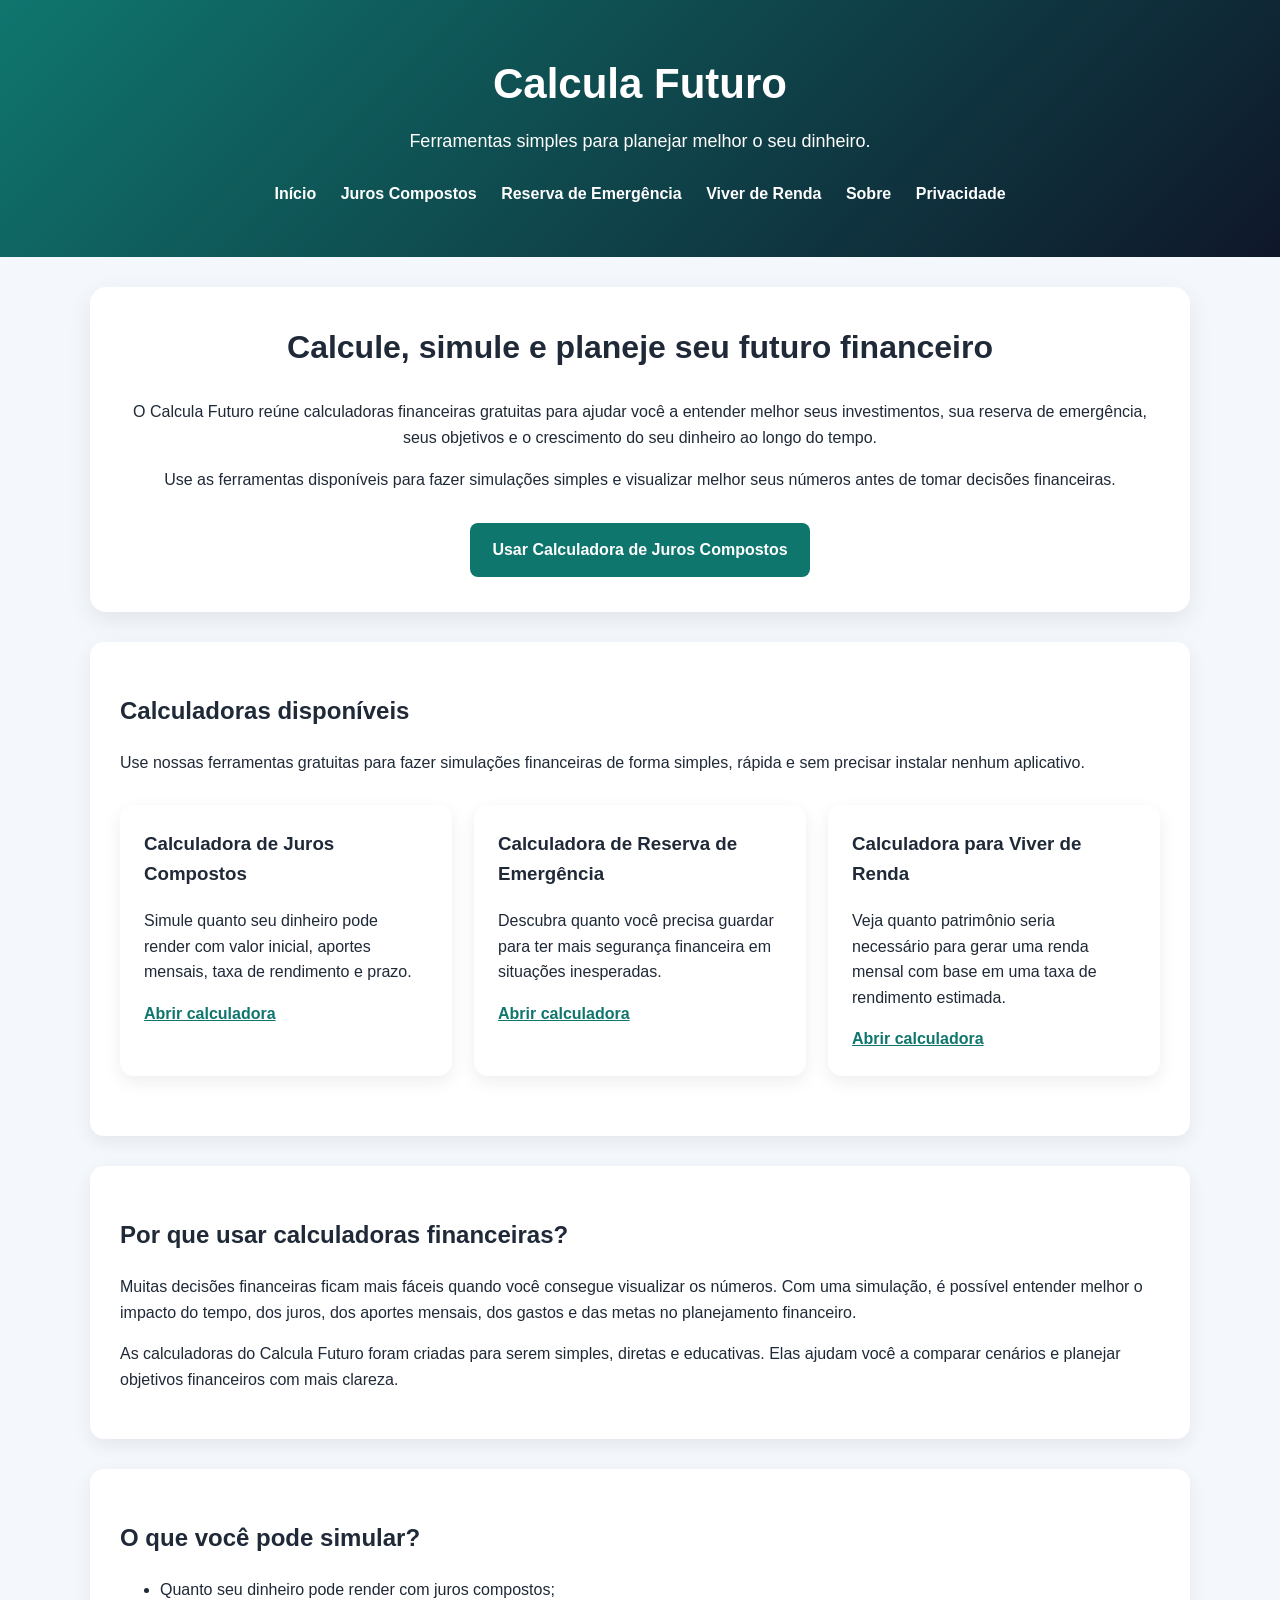
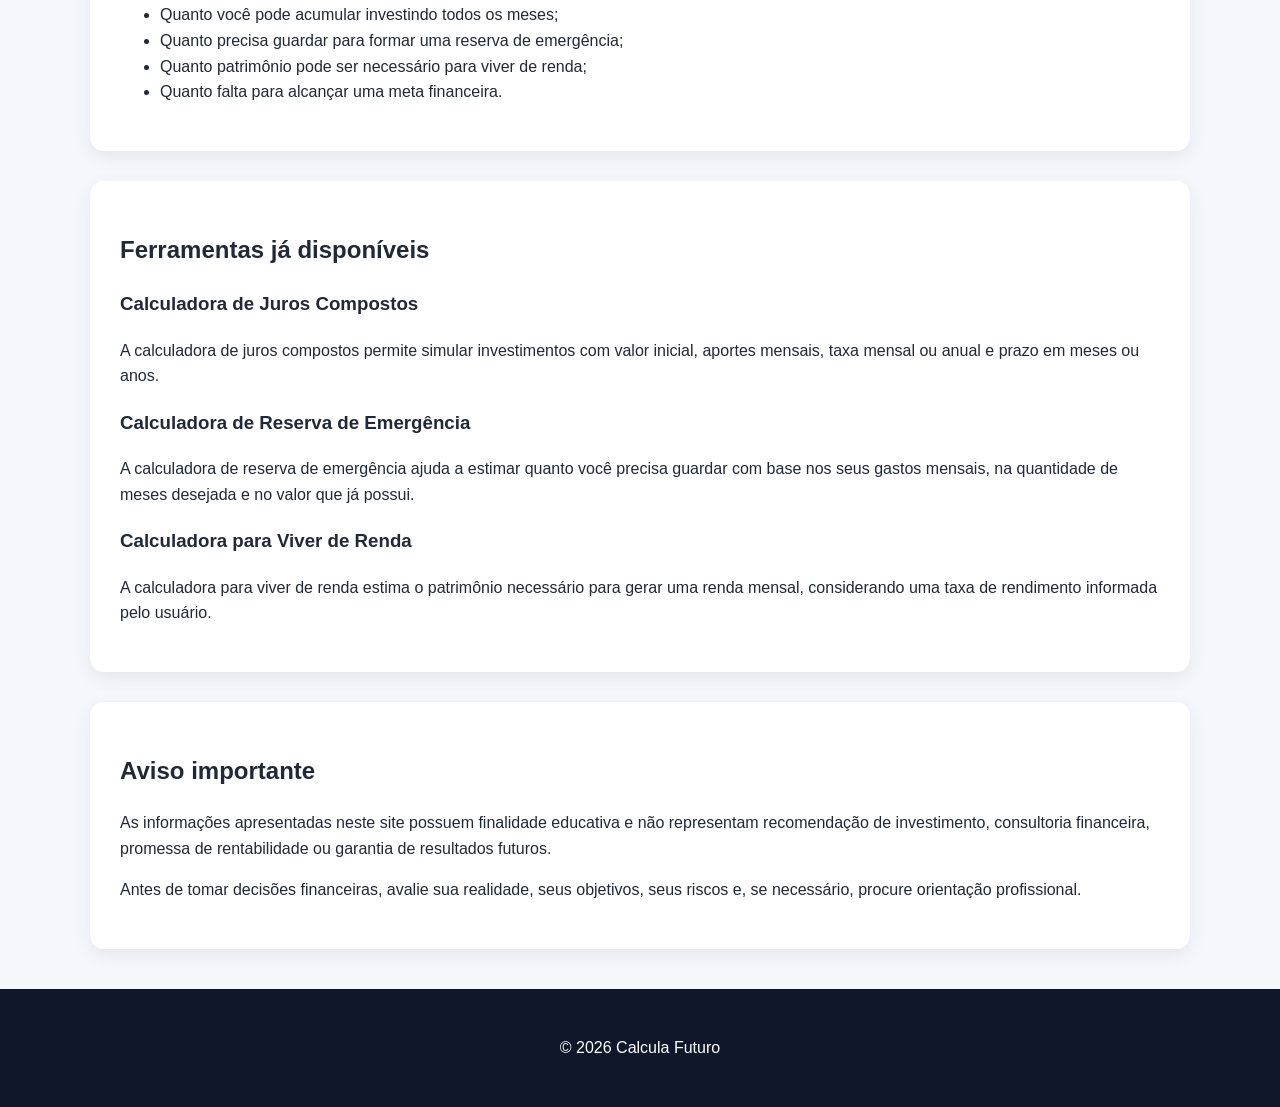
<file: index.html>
<!DOCTYPE html>
<html lang="pt-BR">
<head>
  <meta charset="UTF-8">
  <meta name="viewport" content="width=device-width, initial-scale=1.0">

  <title>Calcula Futuro - Calculadoras Financeiras Gratuitas</title>

  <meta name="description" content="Calculadoras financeiras gratuitas para simular juros compostos, reserva de emergência, viver de renda, investimentos e planejamento financeiro pessoal.">

  <link rel="stylesheet" href="style.css">
</head>
<body>

  <header class="topo">
    <div class="container">
      <h1>Calcula Futuro</h1>
      <p>Ferramentas simples para planejar melhor o seu dinheiro.</p>

      <nav class="menu">
        <a href="index.html">Início</a>
        <a href="juros-compostos.html">Juros Compostos</a>
        <a href="reserva-emergencia.html">Reserva de Emergência</a>
        <a href="viver-de-renda.html">Viver de Renda</a>
        <a href="sobre.html">Sobre</a>
        <a href="privacidade.html">Privacidade</a>
      </nav>
    </div>
  </header>

  <main class="container">

    <section class="hero">
      <h2>Calcule, simule e planeje seu futuro financeiro</h2>

      <p>
        O Calcula Futuro reúne calculadoras financeiras gratuitas para ajudar você a entender
        melhor seus investimentos, sua reserva de emergência, seus objetivos e o crescimento
        do seu dinheiro ao longo do tempo.
      </p>

      <p>
        Use as ferramentas disponíveis para fazer simulações simples e visualizar melhor
        seus números antes de tomar decisões financeiras.
      </p>

      <a class="botao" href="juros-compostos.html">Usar Calculadora de Juros Compostos</a>
    </section>

    <section class="conteudo">
      <h2>Calculadoras disponíveis</h2>

      <p>
        Use nossas ferramentas gratuitas para fazer simulações financeiras de forma simples,
        rápida e sem precisar instalar nenhum aplicativo.
      </p>

      <div class="cards">

        <div class="card">
          <h3>Calculadora de Juros Compostos</h3>
          <p>
            Simule quanto seu dinheiro pode render com valor inicial, aportes mensais,
            taxa de rendimento e prazo.
          </p>
          <a href="juros-compostos.html">Abrir calculadora</a>
        </div>

        <div class="card">
          <h3>Calculadora de Reserva de Emergência</h3>
          <p>
            Descubra quanto você precisa guardar para ter mais segurança financeira
            em situações inesperadas.
          </p>
          <a href="reserva-emergencia.html">Abrir calculadora</a>
        </div>

        <div class="card">
          <h3>Calculadora para Viver de Renda</h3>
          <p>
            Veja quanto patrimônio seria necessário para gerar uma renda mensal
            com base em uma taxa de rendimento estimada.
          </p>
          <a href="viver-de-renda.html">Abrir calculadora</a>
        </div>

      </div>
    </section>

    <section class="conteudo">
      <h2>Por que usar calculadoras financeiras?</h2>

      <p>
        Muitas decisões financeiras ficam mais fáceis quando você consegue visualizar os números.
        Com uma simulação, é possível entender melhor o impacto do tempo, dos juros, dos aportes
        mensais, dos gastos e das metas no planejamento financeiro.
      </p>

      <p>
        As calculadoras do Calcula Futuro foram criadas para serem simples, diretas e educativas.
        Elas ajudam você a comparar cenários e planejar objetivos financeiros com mais clareza.
      </p>
    </section>

    <section class="conteudo">
      <h2>O que você pode simular?</h2>

      <ul>
        <li>Quanto seu dinheiro pode render com juros compostos;</li>
        <li>Quanto você pode acumular investindo todos os meses;</li>
        <li>Quanto precisa guardar para formar uma reserva de emergência;</li>
        <li>Quanto patrimônio pode ser necessário para viver de renda;</li>
        <li>Quanto falta para alcançar uma meta financeira.</li>
      </ul>
    </section>

    <section class="conteudo">
      <h2>Ferramentas já disponíveis</h2>

      <h3>Calculadora de Juros Compostos</h3>
      <p>
        A calculadora de juros compostos permite simular investimentos com valor inicial,
        aportes mensais, taxa mensal ou anual e prazo em meses ou anos.
      </p>

      <h3>Calculadora de Reserva de Emergência</h3>
      <p>
        A calculadora de reserva de emergência ajuda a estimar quanto você precisa guardar
        com base nos seus gastos mensais, na quantidade de meses desejada e no valor que já possui.
      </p>

      <h3>Calculadora para Viver de Renda</h3>
      <p>
        A calculadora para viver de renda estima o patrimônio necessário para gerar uma renda mensal,
        considerando uma taxa de rendimento informada pelo usuário.
      </p>
    </section>

    <section class="conteudo">
      <h2>Aviso importante</h2>

      <p>
        As informações apresentadas neste site possuem finalidade educativa e não representam
        recomendação de investimento, consultoria financeira, promessa de rentabilidade ou garantia
        de resultados futuros.
      </p>

      <p>
        Antes de tomar decisões financeiras, avalie sua realidade, seus objetivos, seus riscos e,
        se necessário, procure orientação profissional.
      </p>
    </section>

  </main>

  <footer class="rodape">
    <div class="container">
      <p>© 2026 Calcula Futuro</p>
    </div>
  </footer>

</body>
</html>
</file>
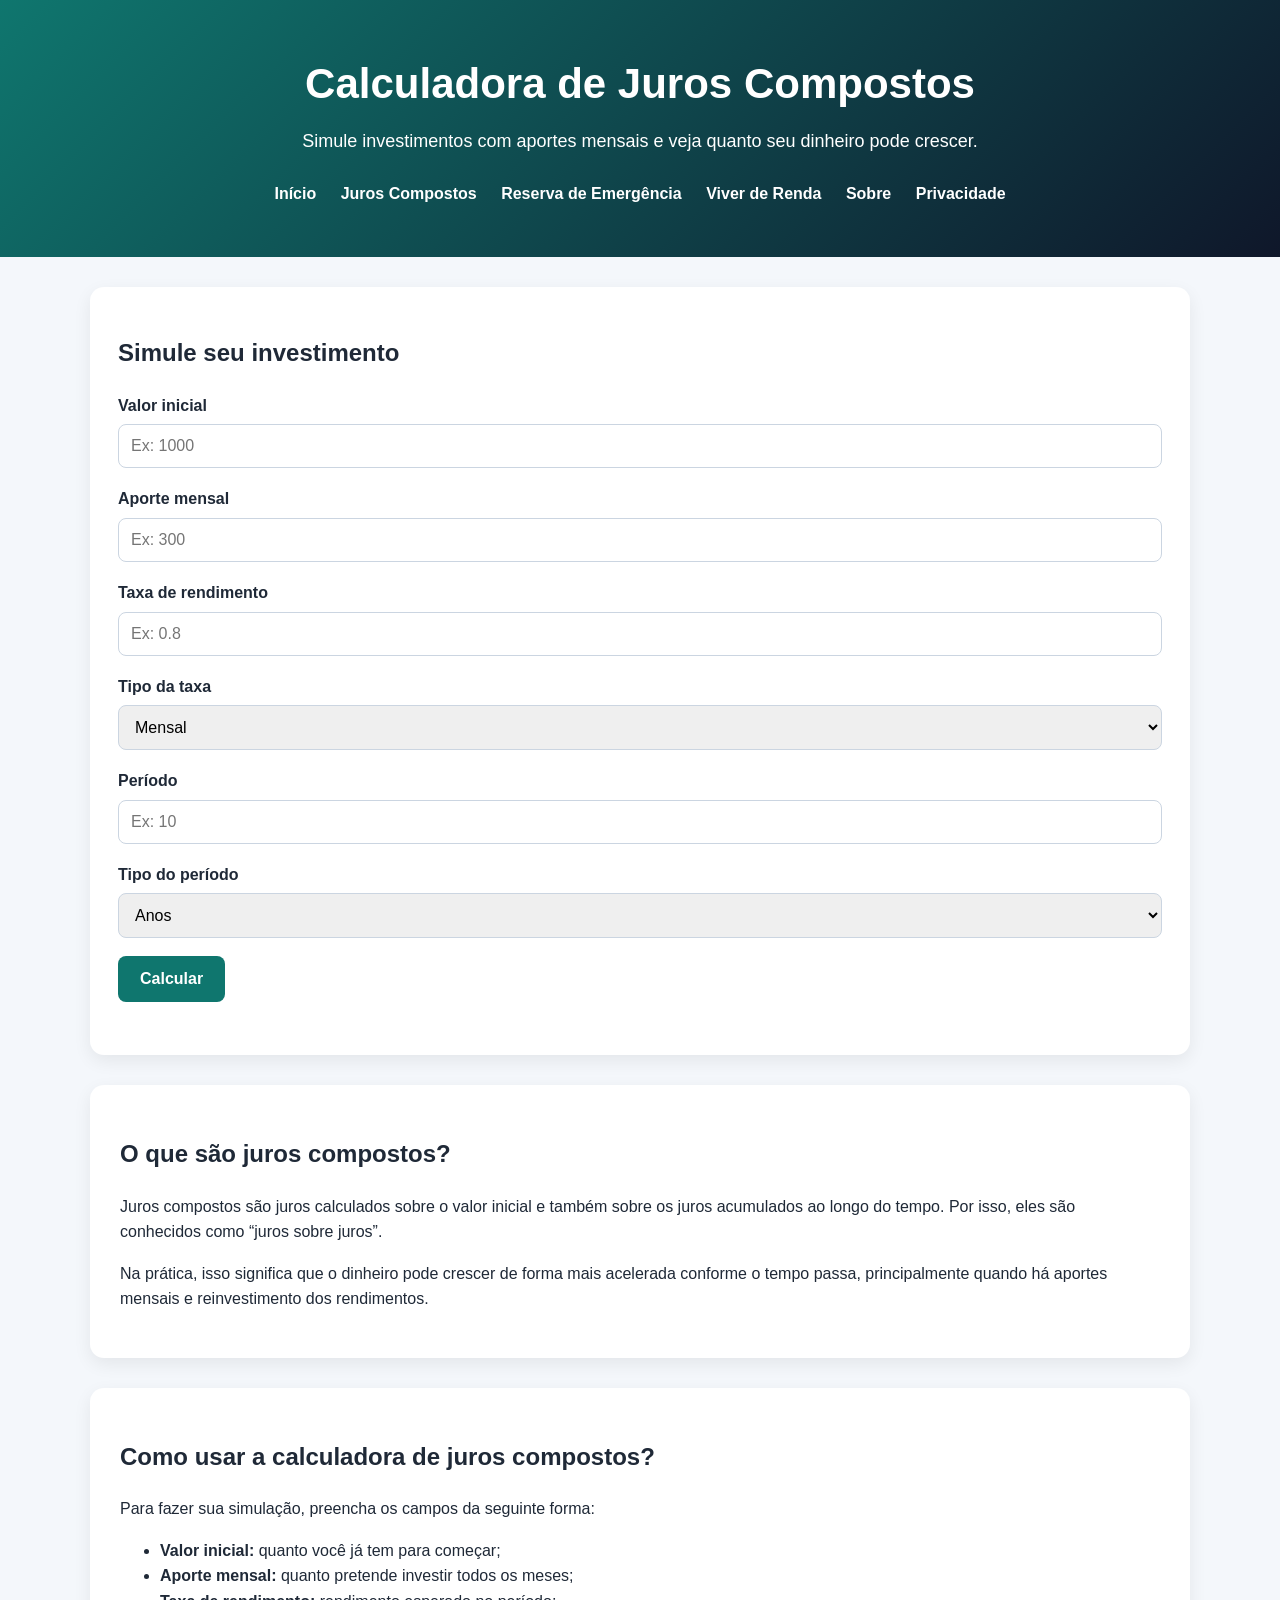
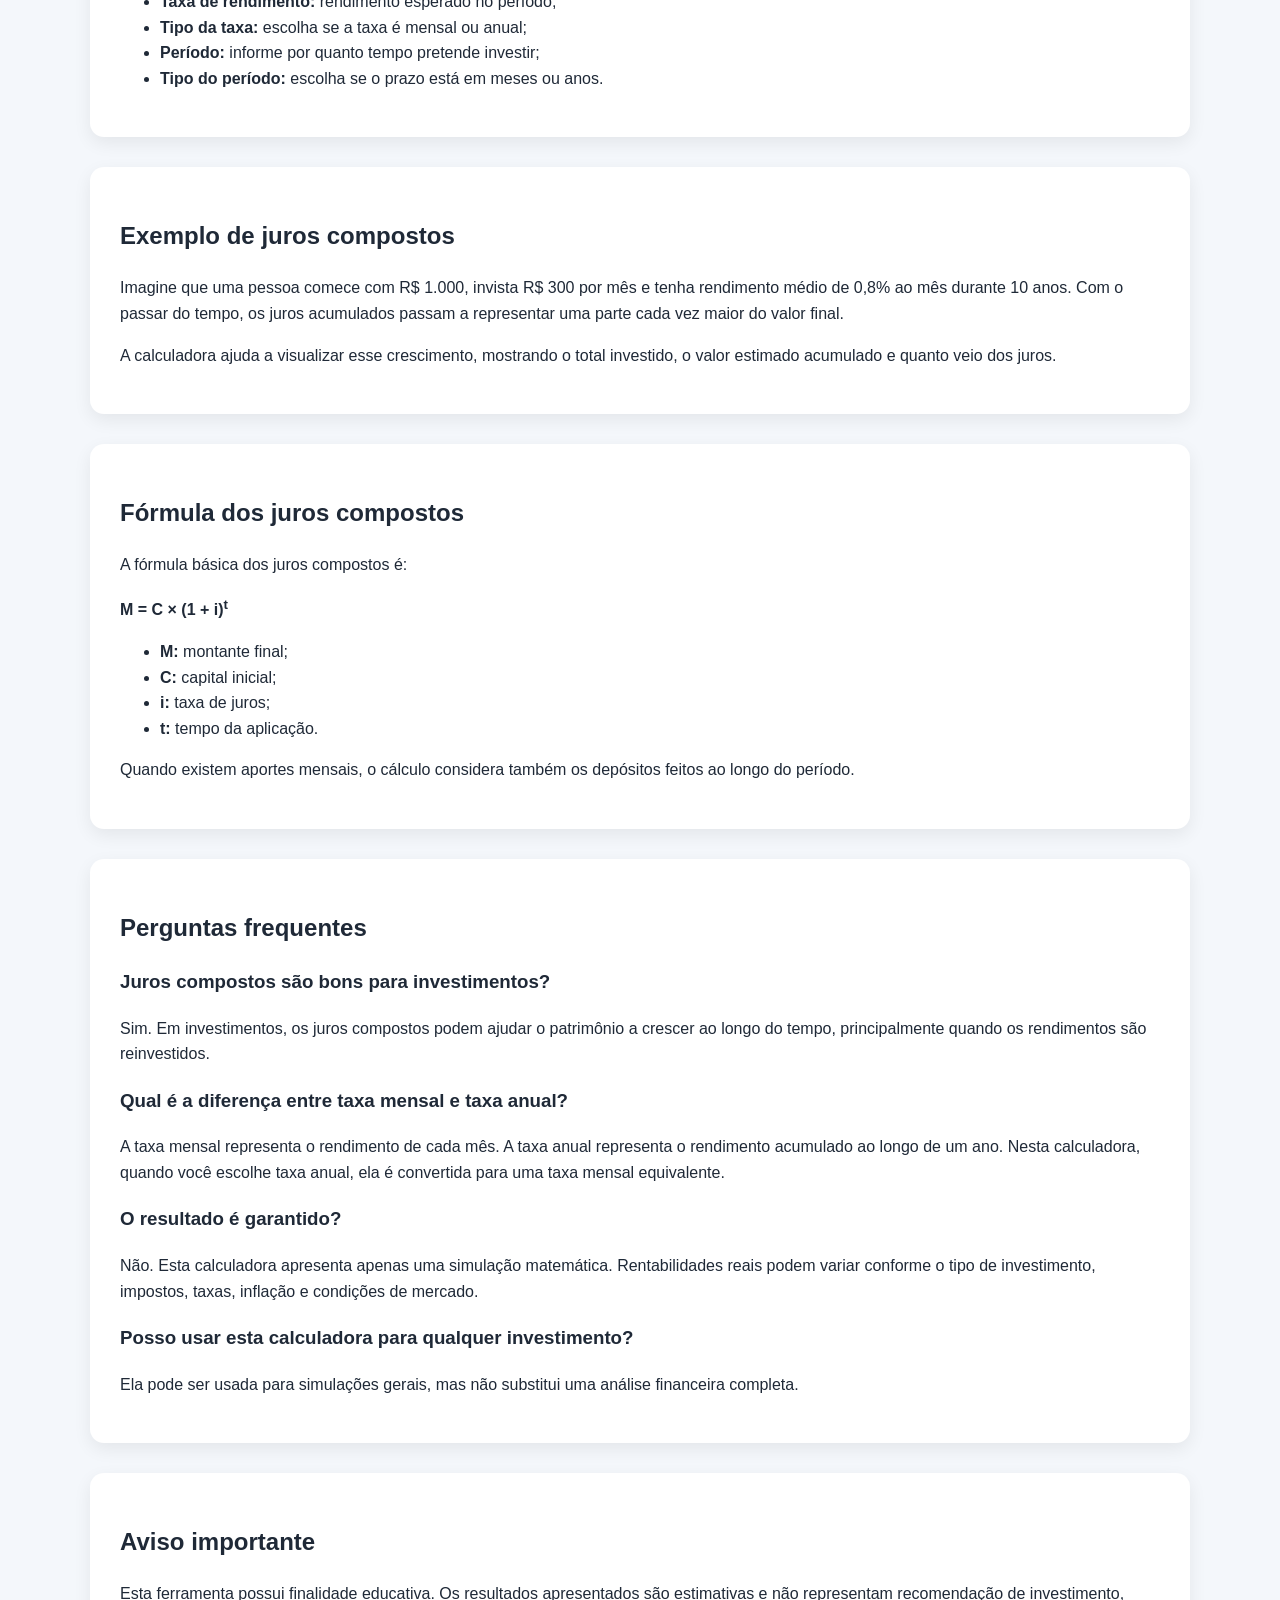
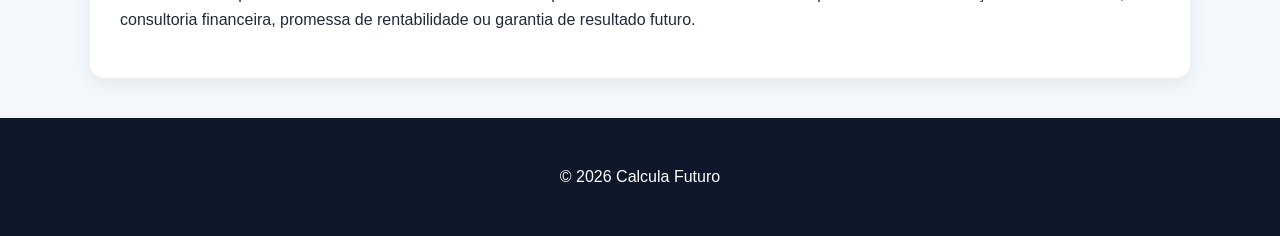
<file: juros-compostos.html>
<!DOCTYPE html>
<html lang="pt-BR">
<head>
  <meta charset="UTF-8">
  <meta name="viewport" content="width=device-width, initial-scale=1.0">

  <title>Calculadora de Juros Compostos Online e Gratuita</title>

  <meta name="description" content="Calcule juros compostos online com valor inicial, aporte mensal, taxa mensal ou anual e prazo em meses ou anos. Simulador gratuito de investimentos.">

  <link rel="stylesheet" href="style.css">
</head>
<body>

  <header class="topo">
    <div class="container">
      <h1>Calculadora de Juros Compostos</h1>
      <p>Simule investimentos com aportes mensais e veja quanto seu dinheiro pode crescer.</p>

      <nav class="menu">
        <a href="index.html">Início</a>
        <a href="juros-compostos.html">Juros Compostos</a>
        <a href="reserva-emergencia.html">Reserva de Emergência</a>
        <a href="viver-de-renda.html">Viver de Renda</a>
        <a href="sobre.html">Sobre</a>
        <a href="privacidade.html">Privacidade</a>
      </nav>
    </div>
  </header>

  <main class="container">

    <section class="formulario">
      <h2>Simule seu investimento</h2>

      <div class="campo">
        <label for="valorInicial">Valor inicial</label>
        <input type="number" id="valorInicial" placeholder="Ex: 1000" min="0" step="0.01">
      </div>

      <div class="campo">
        <label for="aporteMensal">Aporte mensal</label>
        <input type="number" id="aporteMensal" placeholder="Ex: 300" min="0" step="0.01">
      </div>

      <div class="campo">
        <label for="taxa">Taxa de rendimento</label>
        <input type="number" id="taxa" step="0.01" placeholder="Ex: 0.8" min="0">
      </div>

      <div class="campo">
        <label for="tipoTaxa">Tipo da taxa</label>
        <select id="tipoTaxa">
          <option value="mensal">Mensal</option>
          <option value="anual">Anual</option>
        </select>
      </div>

      <div class="campo">
        <label for="periodo">Período</label>
        <input type="number" id="periodo" placeholder="Ex: 10" min="1">
      </div>

      <div class="campo">
        <label for="tipoPeriodo">Tipo do período</label>
        <select id="tipoPeriodo">
          <option value="anos">Anos</option>
          <option value="meses">Meses</option>
        </select>
      </div>

      <button onclick="calcularJuros()">Calcular</button>

      <div id="resultado" class="resultado" style="display:none;"></div>
      <div id="tabela" class="tabela-container"></div>
    </section>

    <section class="conteudo">
      <h2>O que são juros compostos?</h2>

      <p>
        Juros compostos são juros calculados sobre o valor inicial e também sobre os juros acumulados
        ao longo do tempo. Por isso, eles são conhecidos como “juros sobre juros”.
      </p>

      <p>
        Na prática, isso significa que o dinheiro pode crescer de forma mais acelerada conforme o tempo passa,
        principalmente quando há aportes mensais e reinvestimento dos rendimentos.
      </p>
    </section>

    <section class="conteudo">
      <h2>Como usar a calculadora de juros compostos?</h2>

      <p>Para fazer sua simulação, preencha os campos da seguinte forma:</p>

      <ul>
        <li><strong>Valor inicial:</strong> quanto você já tem para começar;</li>
        <li><strong>Aporte mensal:</strong> quanto pretende investir todos os meses;</li>
        <li><strong>Taxa de rendimento:</strong> rendimento esperado no período;</li>
        <li><strong>Tipo da taxa:</strong> escolha se a taxa é mensal ou anual;</li>
        <li><strong>Período:</strong> informe por quanto tempo pretende investir;</li>
        <li><strong>Tipo do período:</strong> escolha se o prazo está em meses ou anos.</li>
      </ul>
    </section>

    <section class="conteudo">
      <h2>Exemplo de juros compostos</h2>

      <p>
        Imagine que uma pessoa comece com R$ 1.000, invista R$ 300 por mês e tenha rendimento médio
        de 0,8% ao mês durante 10 anos. Com o passar do tempo, os juros acumulados passam a representar
        uma parte cada vez maior do valor final.
      </p>

      <p>
        A calculadora ajuda a visualizar esse crescimento, mostrando o total investido, o valor estimado
        acumulado e quanto veio dos juros.
      </p>
    </section>

    <section class="conteudo">
      <h2>Fórmula dos juros compostos</h2>

      <p>A fórmula básica dos juros compostos é:</p>

      <p><strong>M = C × (1 + i)<sup>t</sup></strong></p>

      <ul>
        <li><strong>M:</strong> montante final;</li>
        <li><strong>C:</strong> capital inicial;</li>
        <li><strong>i:</strong> taxa de juros;</li>
        <li><strong>t:</strong> tempo da aplicação.</li>
      </ul>

      <p>
        Quando existem aportes mensais, o cálculo considera também os depósitos feitos ao longo do período.
      </p>
    </section>

    <section class="conteudo">
      <h2>Perguntas frequentes</h2>

      <h3>Juros compostos são bons para investimentos?</h3>
      <p>
        Sim. Em investimentos, os juros compostos podem ajudar o patrimônio a crescer ao longo do tempo,
        principalmente quando os rendimentos são reinvestidos.
      </p>

      <h3>Qual é a diferença entre taxa mensal e taxa anual?</h3>
      <p>
        A taxa mensal representa o rendimento de cada mês. A taxa anual representa o rendimento acumulado
        ao longo de um ano. Nesta calculadora, quando você escolhe taxa anual, ela é convertida para uma
        taxa mensal equivalente.
      </p>

      <h3>O resultado é garantido?</h3>
      <p>
        Não. Esta calculadora apresenta apenas uma simulação matemática. Rentabilidades reais podem variar
        conforme o tipo de investimento, impostos, taxas, inflação e condições de mercado.
      </p>

      <h3>Posso usar esta calculadora para qualquer investimento?</h3>
      <p>
        Ela pode ser usada para simulações gerais, mas não substitui uma análise financeira completa.
      </p>
    </section>

    <section class="conteudo">
      <h2>Aviso importante</h2>

      <p>
        Esta ferramenta possui finalidade educativa. Os resultados apresentados são estimativas e não
        representam recomendação de investimento, consultoria financeira, promessa de rentabilidade ou
        garantia de resultado futuro.
      </p>
    </section>

  </main>

  <footer class="rodape">
    <div class="container">
      <p>© 2026 Calcula Futuro</p>
    </div>
  </footer>

  <script src="script.js"></script>
</body>
</html>
</file>
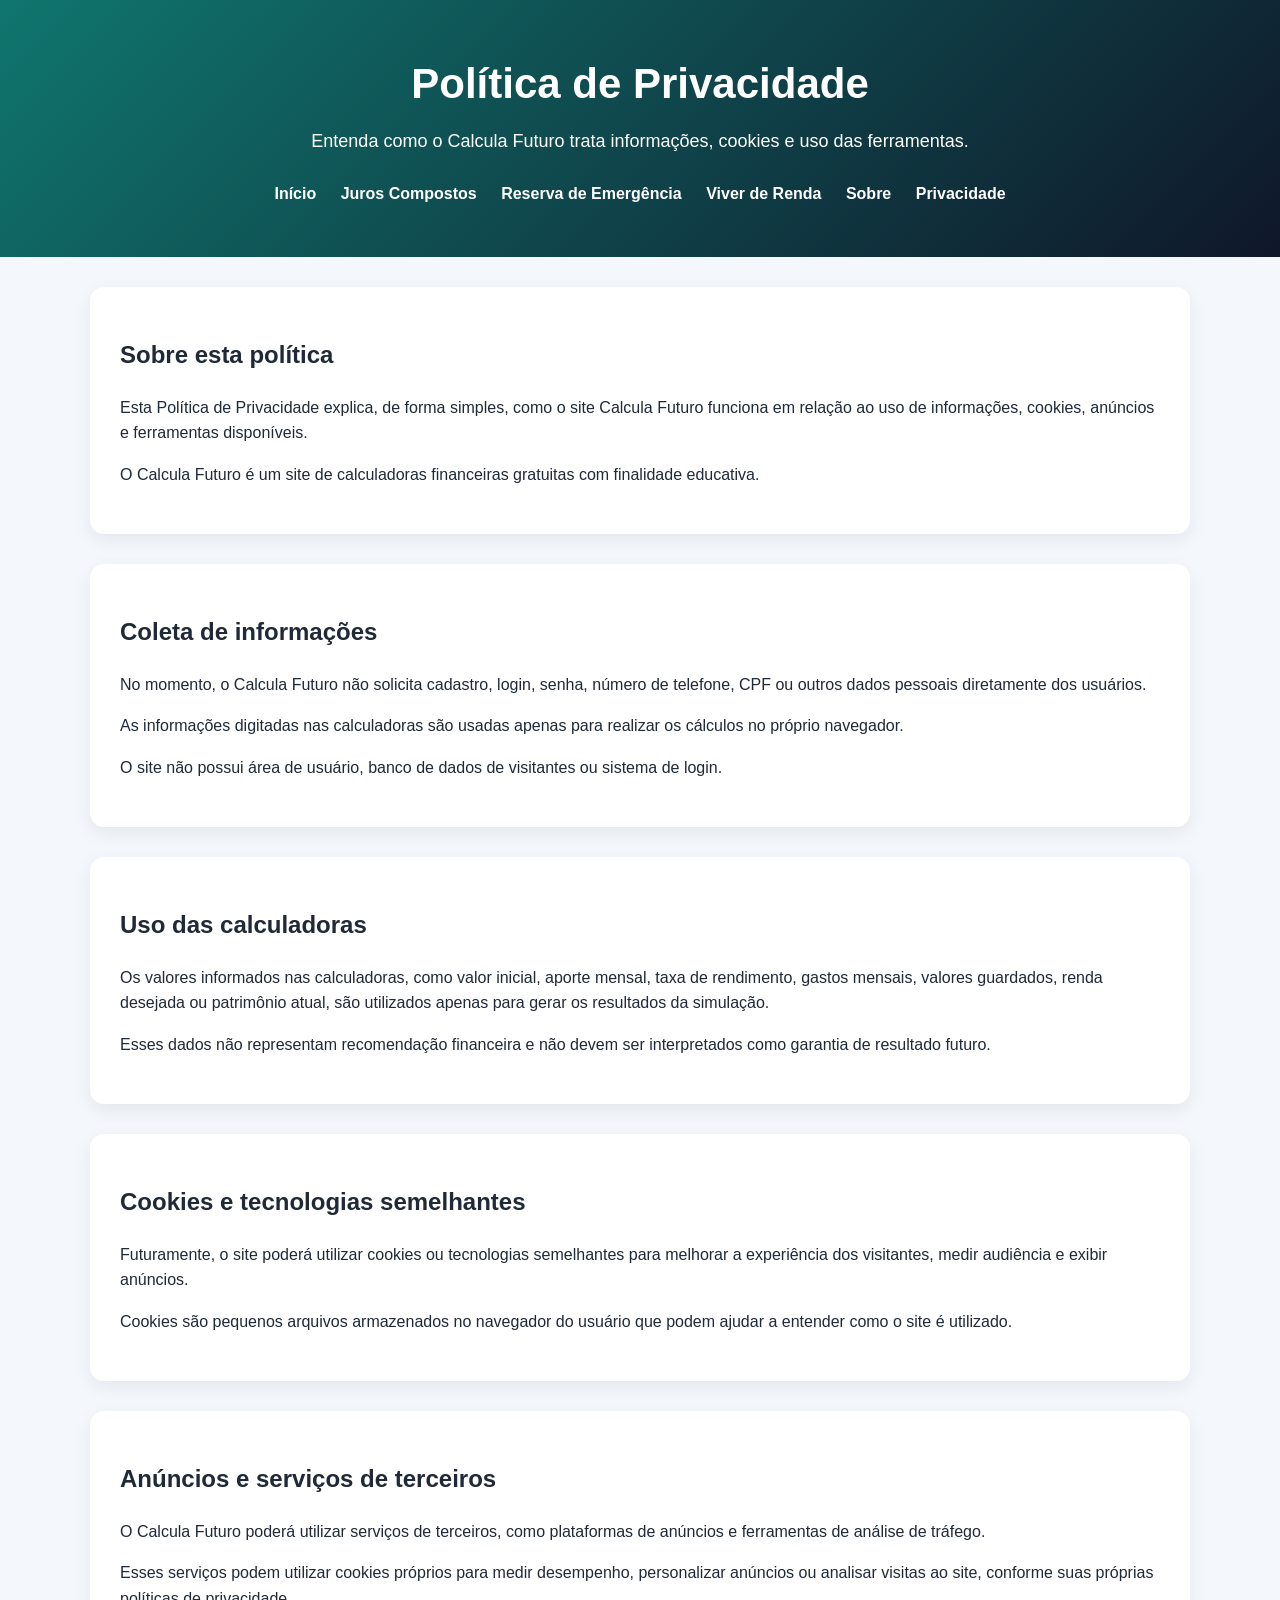
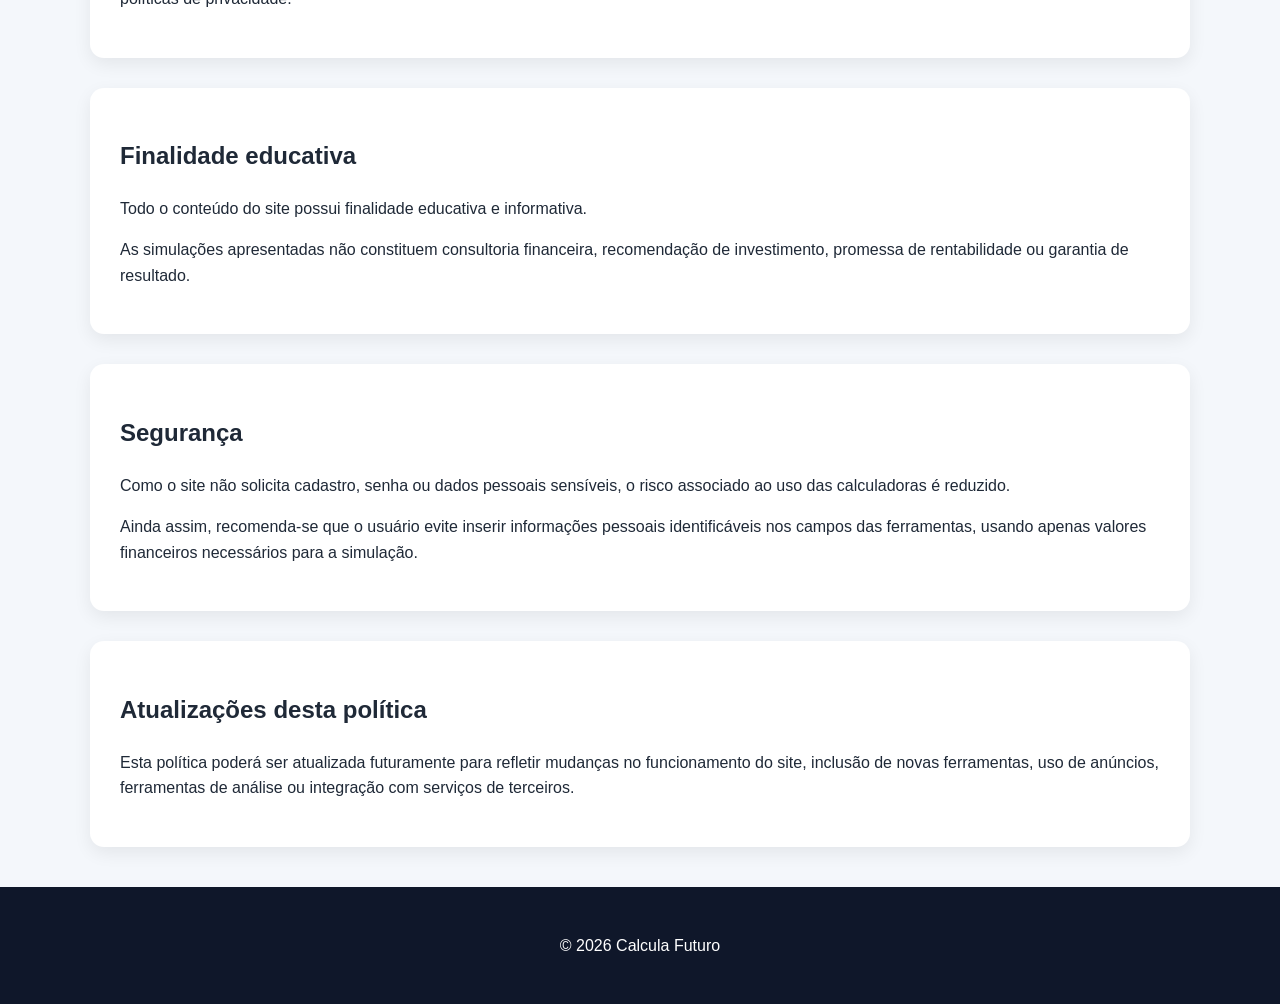
<file: privacidade.html>
<!DOCTYPE html>
<html lang="pt-BR">
<head>
  <meta charset="UTF-8">
  <meta name="viewport" content="width=device-width, initial-scale=1.0">

  <title>Política de Privacidade - Calcula Futuro</title>

  <meta name="description" content="Política de privacidade do site Calcula Futuro, com informações sobre uso das calculadoras, dados, cookies e anúncios.">

  <link rel="stylesheet" href="style.css">
</head>
<body>

  <header class="topo">
    <div class="container">
      <h1>Política de Privacidade</h1>
      <p>Entenda como o Calcula Futuro trata informações, cookies e uso das ferramentas.</p>

      <nav class="menu">
        <a href="index.html">Início</a>
        <a href="juros-compostos.html">Juros Compostos</a>
        <a href="reserva-emergencia.html">Reserva de Emergência</a>
        <a href="viver-de-renda.html">Viver de Renda</a>
        <a href="sobre.html">Sobre</a>
        <a href="privacidade.html">Privacidade</a>
      </nav>
    </div>
  </header>

  <main class="container">

    <section class="conteudo">
      <h2>Sobre esta política</h2>

      <p>
        Esta Política de Privacidade explica, de forma simples, como o site Calcula Futuro funciona
        em relação ao uso de informações, cookies, anúncios e ferramentas disponíveis.
      </p>

      <p>
        O Calcula Futuro é um site de calculadoras financeiras gratuitas com finalidade educativa.
      </p>
    </section>

    <section class="conteudo">
      <h2>Coleta de informações</h2>

      <p>
        No momento, o Calcula Futuro não solicita cadastro, login, senha, número de telefone,
        CPF ou outros dados pessoais diretamente dos usuários.
      </p>

      <p>
        As informações digitadas nas calculadoras são usadas apenas para realizar os cálculos no próprio navegador.
      </p>

      <p>
        O site não possui área de usuário, banco de dados de visitantes ou sistema de login.
      </p>
    </section>

    <section class="conteudo">
      <h2>Uso das calculadoras</h2>

      <p>
        Os valores informados nas calculadoras, como valor inicial, aporte mensal, taxa de rendimento,
        gastos mensais, valores guardados, renda desejada ou patrimônio atual, são utilizados apenas
        para gerar os resultados da simulação.
      </p>

      <p>
        Esses dados não representam recomendação financeira e não devem ser interpretados como garantia
        de resultado futuro.
      </p>
    </section>

    <section class="conteudo">
      <h2>Cookies e tecnologias semelhantes</h2>

      <p>
        Futuramente, o site poderá utilizar cookies ou tecnologias semelhantes para melhorar a experiência
        dos visitantes, medir audiência e exibir anúncios.
      </p>

      <p>
        Cookies são pequenos arquivos armazenados no navegador do usuário que podem ajudar a entender
        como o site é utilizado.
      </p>
    </section>

    <section class="conteudo">
      <h2>Anúncios e serviços de terceiros</h2>

      <p>
        O Calcula Futuro poderá utilizar serviços de terceiros, como plataformas de anúncios e ferramentas
        de análise de tráfego.
      </p>

      <p>
        Esses serviços podem utilizar cookies próprios para medir desempenho, personalizar anúncios ou
        analisar visitas ao site, conforme suas próprias políticas de privacidade.
      </p>
    </section>

    <section class="conteudo">
      <h2>Finalidade educativa</h2>

      <p>
        Todo o conteúdo do site possui finalidade educativa e informativa.
      </p>

      <p>
        As simulações apresentadas não constituem consultoria financeira, recomendação de investimento,
        promessa de rentabilidade ou garantia de resultado.
      </p>
    </section>

    <section class="conteudo">
      <h2>Segurança</h2>

      <p>
        Como o site não solicita cadastro, senha ou dados pessoais sensíveis, o risco associado ao uso
        das calculadoras é reduzido.
      </p>

      <p>
        Ainda assim, recomenda-se que o usuário evite inserir informações pessoais identificáveis nos campos
        das ferramentas, usando apenas valores financeiros necessários para a simulação.
      </p>
    </section>

    <section class="conteudo">
      <h2>Atualizações desta política</h2>

      <p>
        Esta política poderá ser atualizada futuramente para refletir mudanças no funcionamento do site,
        inclusão de novas ferramentas, uso de anúncios, ferramentas de análise ou integração com serviços
        de terceiros.
      </p>
    </section>

  </main>

  <footer class="rodape">
    <div class="container">
      <p>© 2026 Calcula Futuro</p>
    </div>
  </footer>

</body>
</html>
</file>
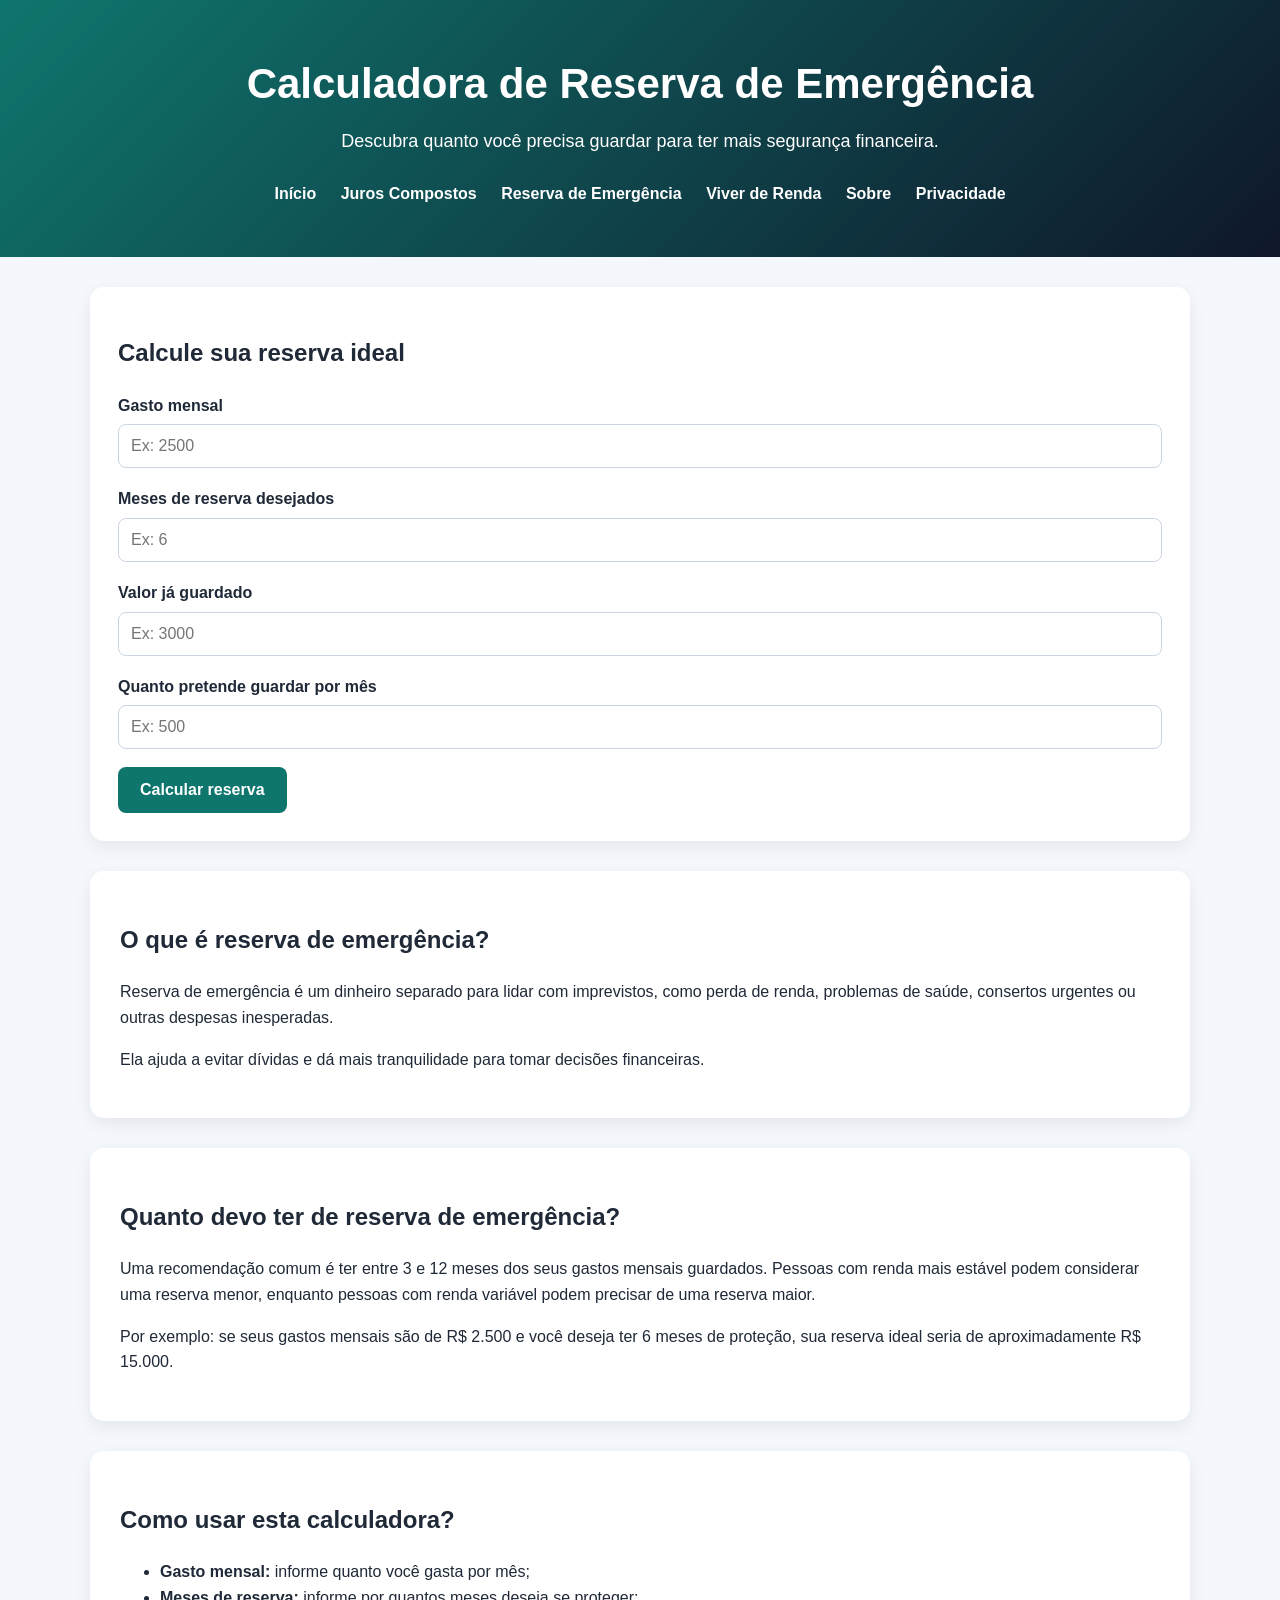
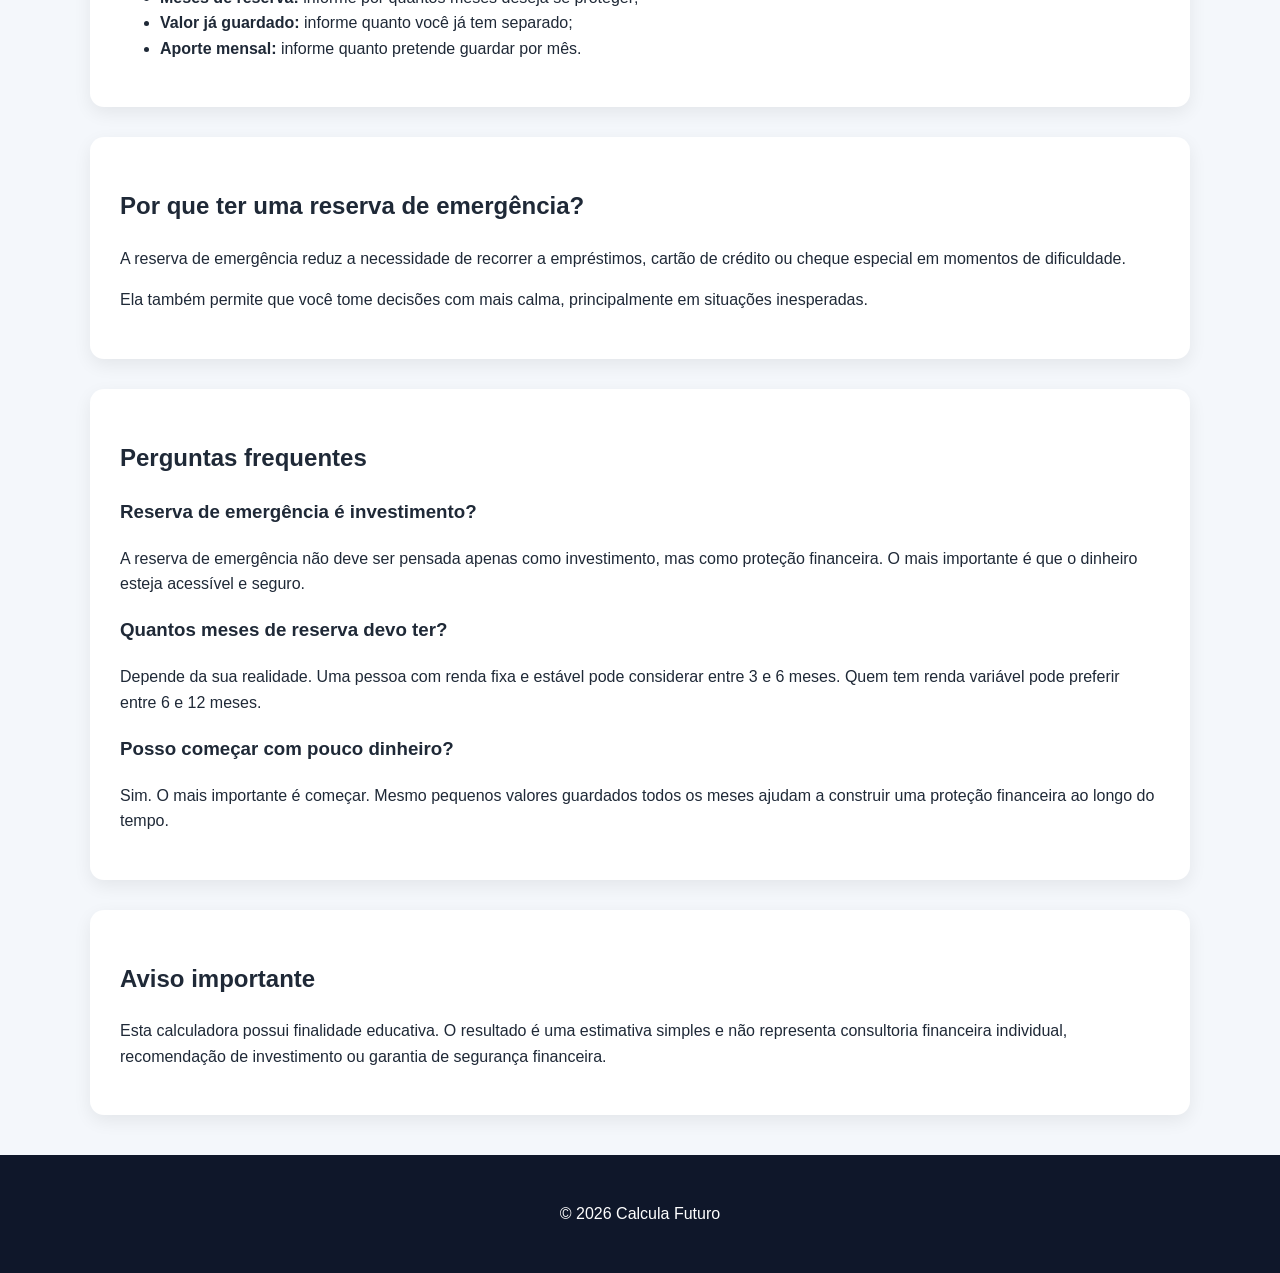
<file: reserva-emergencia.html>
<!DOCTYPE html>
<html lang="pt-BR">
<head>
  <meta charset="UTF-8">
  <meta name="viewport" content="width=device-width, initial-scale=1.0">

  <title>Calculadora de Reserva de Emergência Online e Gratuita</title>

  <meta name="description" content="Calcule sua reserva de emergência ideal com base no seu gasto mensal, quantidade de meses desejada e valor já guardado.">

  <link rel="stylesheet" href="style.css">
</head>
<body>

  <header class="topo">
    <div class="container">
      <h1>Calculadora de Reserva de Emergência</h1>
      <p>Descubra quanto você precisa guardar para ter mais segurança financeira.</p>

      <nav class="menu">
        <a href="index.html">Início</a>
        <a href="juros-compostos.html">Juros Compostos</a>
        <a href="reserva-emergencia.html">Reserva de Emergência</a>
        <a href="viver-de-renda.html">Viver de Renda</a>
        <a href="sobre.html">Sobre</a>
        <a href="privacidade.html">Privacidade</a>
      </nav>
    </div>
  </header>

  <main class="container">

    <section class="formulario">
      <h2>Calcule sua reserva ideal</h2>

      <div class="campo">
        <label for="gastoMensal">Gasto mensal</label>
        <input type="number" id="gastoMensal" placeholder="Ex: 2500" min="0" step="0.01">
      </div>

      <div class="campo">
        <label for="mesesReserva">Meses de reserva desejados</label>
        <input type="number" id="mesesReserva" placeholder="Ex: 6" min="1">
      </div>

      <div class="campo">
        <label for="valorGuardado">Valor já guardado</label>
        <input type="number" id="valorGuardado" placeholder="Ex: 3000" min="0" step="0.01">
      </div>

      <div class="campo">
        <label for="aporteReserva">Quanto pretende guardar por mês</label>
        <input type="number" id="aporteReserva" placeholder="Ex: 500" min="0" step="0.01">
      </div>

      <button onclick="calcularReserva()">Calcular reserva</button>

      <div id="resultadoReserva" class="resultado" style="display:none;"></div>
    </section>

    <section class="conteudo">
      <h2>O que é reserva de emergência?</h2>

      <p>
        Reserva de emergência é um dinheiro separado para lidar com imprevistos, como perda de renda,
        problemas de saúde, consertos urgentes ou outras despesas inesperadas.
      </p>

      <p>
        Ela ajuda a evitar dívidas e dá mais tranquilidade para tomar decisões financeiras.
      </p>
    </section>

    <section class="conteudo">
      <h2>Quanto devo ter de reserva de emergência?</h2>

      <p>
        Uma recomendação comum é ter entre 3 e 12 meses dos seus gastos mensais guardados.
        Pessoas com renda mais estável podem considerar uma reserva menor, enquanto pessoas com renda variável
        podem precisar de uma reserva maior.
      </p>

      <p>
        Por exemplo: se seus gastos mensais são de R$ 2.500 e você deseja ter 6 meses de proteção,
        sua reserva ideal seria de aproximadamente R$ 15.000.
      </p>
    </section>

    <section class="conteudo">
      <h2>Como usar esta calculadora?</h2>

      <ul>
        <li><strong>Gasto mensal:</strong> informe quanto você gasta por mês;</li>
        <li><strong>Meses de reserva:</strong> informe por quantos meses deseja se proteger;</li>
        <li><strong>Valor já guardado:</strong> informe quanto você já tem separado;</li>
        <li><strong>Aporte mensal:</strong> informe quanto pretende guardar por mês.</li>
      </ul>
    </section>

    <section class="conteudo">
      <h2>Por que ter uma reserva de emergência?</h2>

      <p>
        A reserva de emergência reduz a necessidade de recorrer a empréstimos, cartão de crédito ou cheque especial
        em momentos de dificuldade.
      </p>

      <p>
        Ela também permite que você tome decisões com mais calma, principalmente em situações inesperadas.
      </p>
    </section>

    <section class="conteudo">
      <h2>Perguntas frequentes</h2>

      <h3>Reserva de emergência é investimento?</h3>
      <p>
        A reserva de emergência não deve ser pensada apenas como investimento, mas como proteção financeira.
        O mais importante é que o dinheiro esteja acessível e seguro.
      </p>

      <h3>Quantos meses de reserva devo ter?</h3>
      <p>
        Depende da sua realidade. Uma pessoa com renda fixa e estável pode considerar entre 3 e 6 meses.
        Quem tem renda variável pode preferir entre 6 e 12 meses.
      </p>

      <h3>Posso começar com pouco dinheiro?</h3>
      <p>
        Sim. O mais importante é começar. Mesmo pequenos valores guardados todos os meses ajudam a construir
        uma proteção financeira ao longo do tempo.
      </p>
    </section>

    <section class="conteudo">
      <h2>Aviso importante</h2>

      <p>
        Esta calculadora possui finalidade educativa. O resultado é uma estimativa simples e não representa
        consultoria financeira individual, recomendação de investimento ou garantia de segurança financeira.
      </p>
    </section>

  </main>

  <footer class="rodape">
    <div class="container">
      <p>© 2026 Calcula Futuro</p>
    </div>
  </footer>

  <script src="script.js"></script>
</body>
</html>
</file>
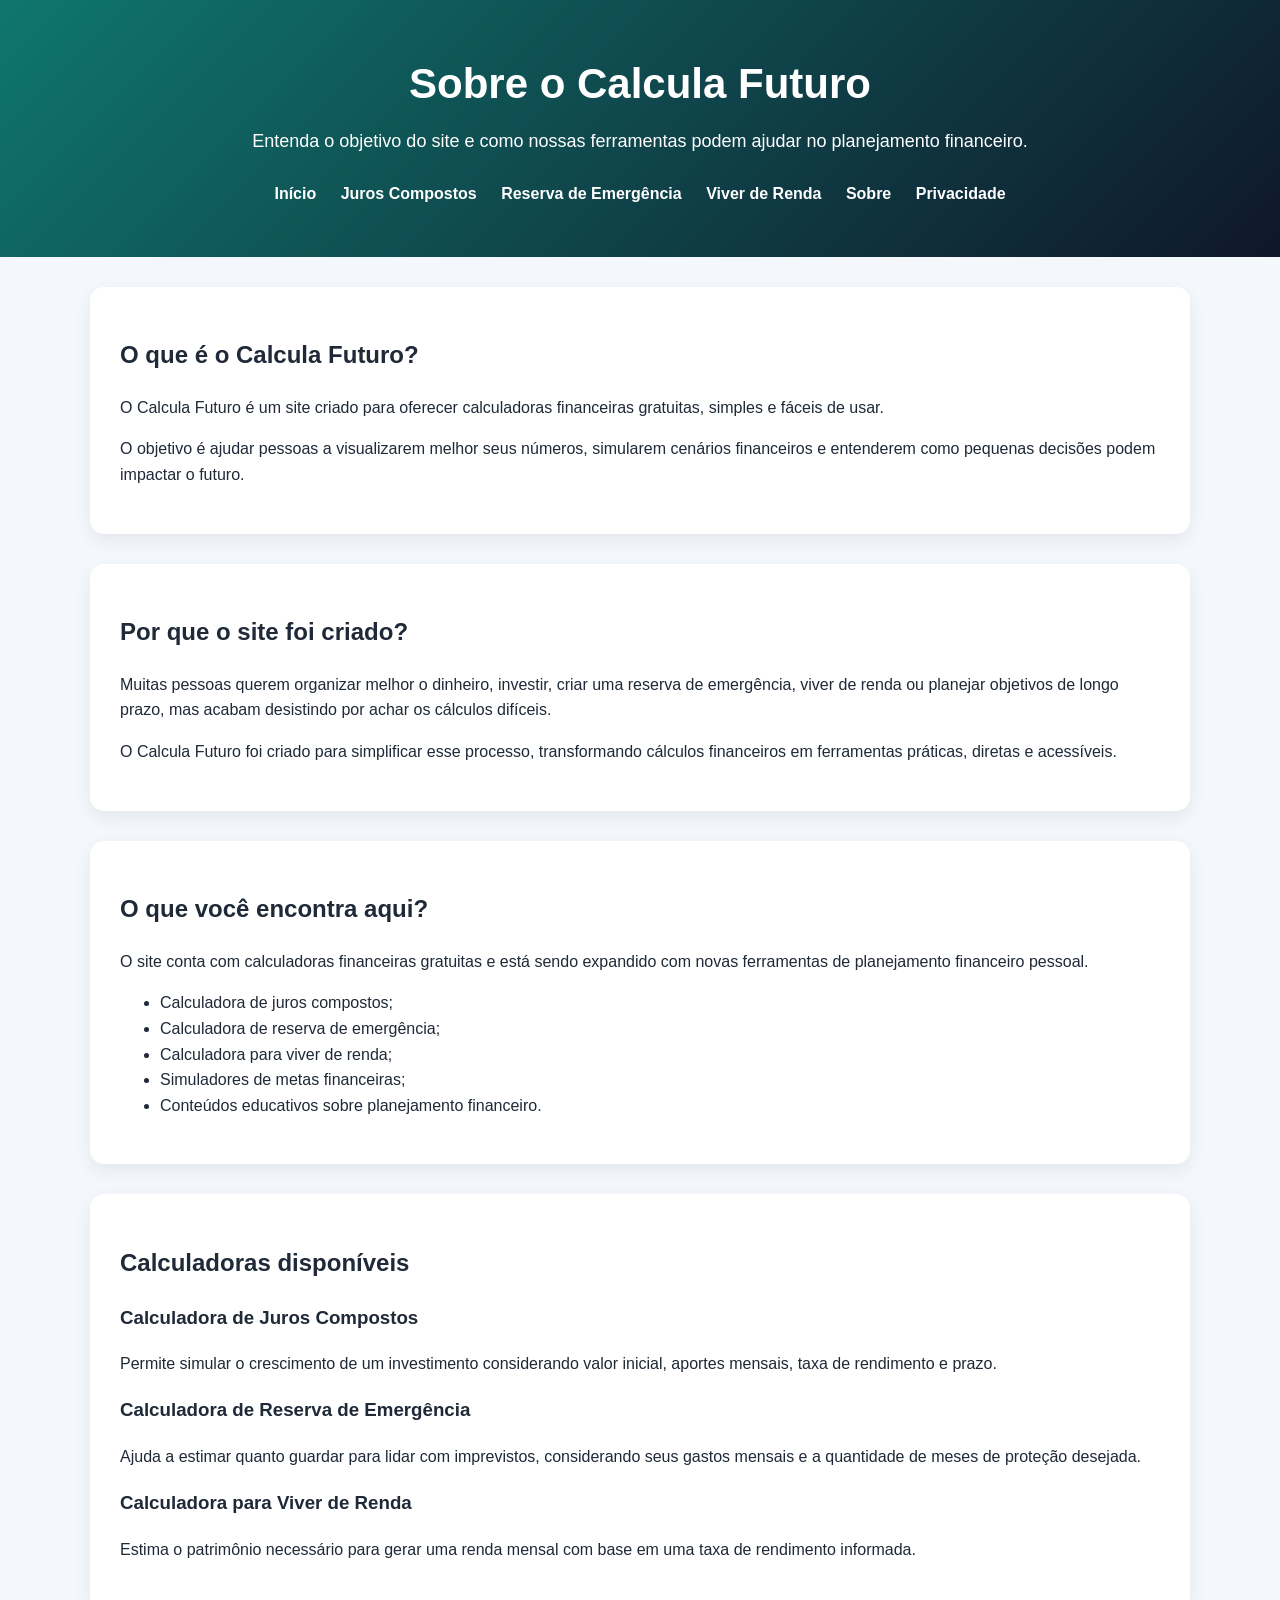
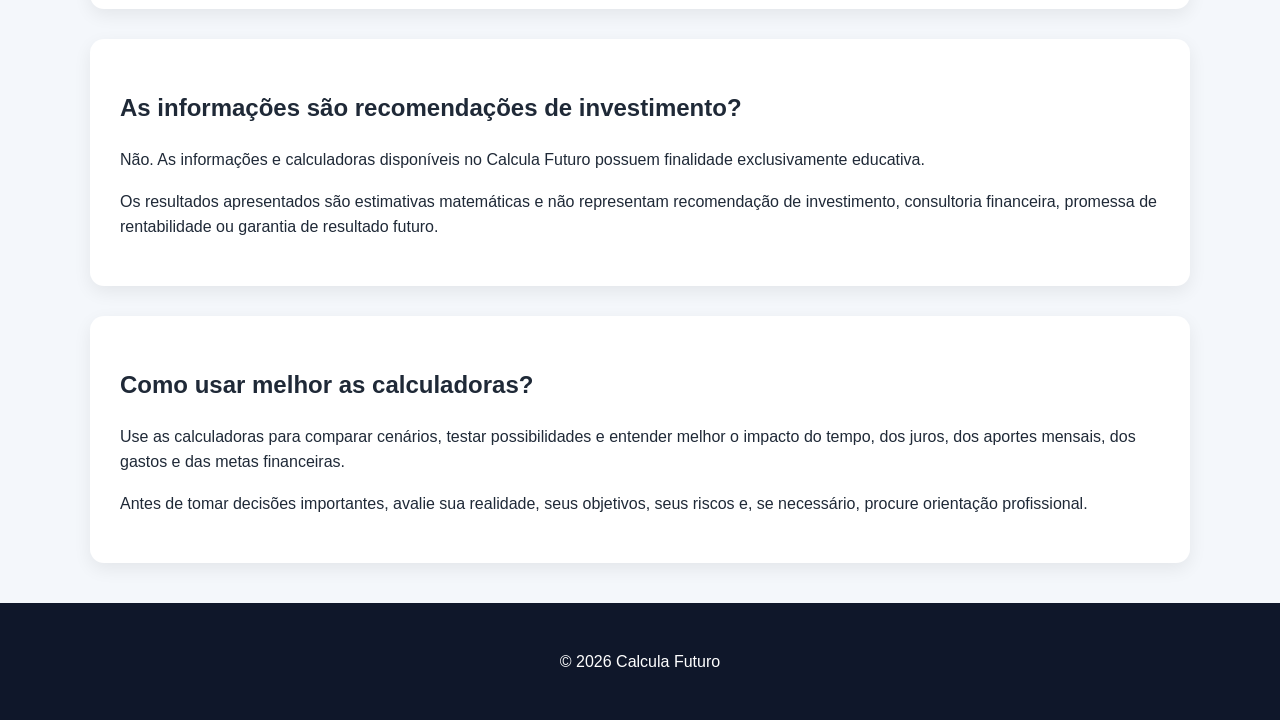
<file: sobre.html>
<!DOCTYPE html>
<html lang="pt-BR">
<head>
  <meta charset="UTF-8">
  <meta name="viewport" content="width=device-width, initial-scale=1.0">

  <title>Sobre - Calcula Futuro</title>

  <meta name="description" content="Conheça o Calcula Futuro, um site de calculadoras financeiras gratuitas para planejamento financeiro pessoal.">

  <link rel="stylesheet" href="style.css">
</head>
<body>

  <header class="topo">
    <div class="container">
      <h1>Sobre o Calcula Futuro</h1>
      <p>Entenda o objetivo do site e como nossas ferramentas podem ajudar no planejamento financeiro.</p>

      <nav class="menu">
        <a href="index.html">Início</a>
        <a href="juros-compostos.html">Juros Compostos</a>
        <a href="reserva-emergencia.html">Reserva de Emergência</a>
        <a href="viver-de-renda.html">Viver de Renda</a>
        <a href="sobre.html">Sobre</a>
        <a href="privacidade.html">Privacidade</a>
      </nav>
    </div>
  </header>

  <main class="container">

    <section class="conteudo">
      <h2>O que é o Calcula Futuro?</h2>

      <p>
        O Calcula Futuro é um site criado para oferecer calculadoras financeiras gratuitas,
        simples e fáceis de usar.
      </p>

      <p>
        O objetivo é ajudar pessoas a visualizarem melhor seus números, simularem cenários
        financeiros e entenderem como pequenas decisões podem impactar o futuro.
      </p>
    </section>

    <section class="conteudo">
      <h2>Por que o site foi criado?</h2>

      <p>
        Muitas pessoas querem organizar melhor o dinheiro, investir, criar uma reserva de emergência,
        viver de renda ou planejar objetivos de longo prazo, mas acabam desistindo por achar os cálculos difíceis.
      </p>

      <p>
        O Calcula Futuro foi criado para simplificar esse processo, transformando cálculos financeiros
        em ferramentas práticas, diretas e acessíveis.
      </p>
    </section>

    <section class="conteudo">
      <h2>O que você encontra aqui?</h2>

      <p>
        O site conta com calculadoras financeiras gratuitas e está sendo expandido com novas ferramentas
        de planejamento financeiro pessoal.
      </p>

      <ul>
        <li>Calculadora de juros compostos;</li>
        <li>Calculadora de reserva de emergência;</li>
        <li>Calculadora para viver de renda;</li>
        <li>Simuladores de metas financeiras;</li>
        <li>Conteúdos educativos sobre planejamento financeiro.</li>
      </ul>
    </section>

    <section class="conteudo">
      <h2>Calculadoras disponíveis</h2>

      <h3>Calculadora de Juros Compostos</h3>
      <p>
        Permite simular o crescimento de um investimento considerando valor inicial, aportes mensais,
        taxa de rendimento e prazo.
      </p>

      <h3>Calculadora de Reserva de Emergência</h3>
      <p>
        Ajuda a estimar quanto guardar para lidar com imprevistos, considerando seus gastos mensais
        e a quantidade de meses de proteção desejada.
      </p>

      <h3>Calculadora para Viver de Renda</h3>
      <p>
        Estima o patrimônio necessário para gerar uma renda mensal com base em uma taxa de rendimento informada.
      </p>
    </section>

    <section class="conteudo">
      <h2>As informações são recomendações de investimento?</h2>

      <p>
        Não. As informações e calculadoras disponíveis no Calcula Futuro possuem finalidade
        exclusivamente educativa.
      </p>

      <p>
        Os resultados apresentados são estimativas matemáticas e não representam recomendação
        de investimento, consultoria financeira, promessa de rentabilidade ou garantia de resultado futuro.
      </p>
    </section>

    <section class="conteudo">
      <h2>Como usar melhor as calculadoras?</h2>

      <p>
        Use as calculadoras para comparar cenários, testar possibilidades e entender melhor o impacto
        do tempo, dos juros, dos aportes mensais, dos gastos e das metas financeiras.
      </p>

      <p>
        Antes de tomar decisões importantes, avalie sua realidade, seus objetivos, seus riscos e,
        se necessário, procure orientação profissional.
      </p>
    </section>

  </main>

  <footer class="rodape">
    <div class="container">
      <p>© 2026 Calcula Futuro</p>
    </div>
  </footer>

</body>
</html>
</file>
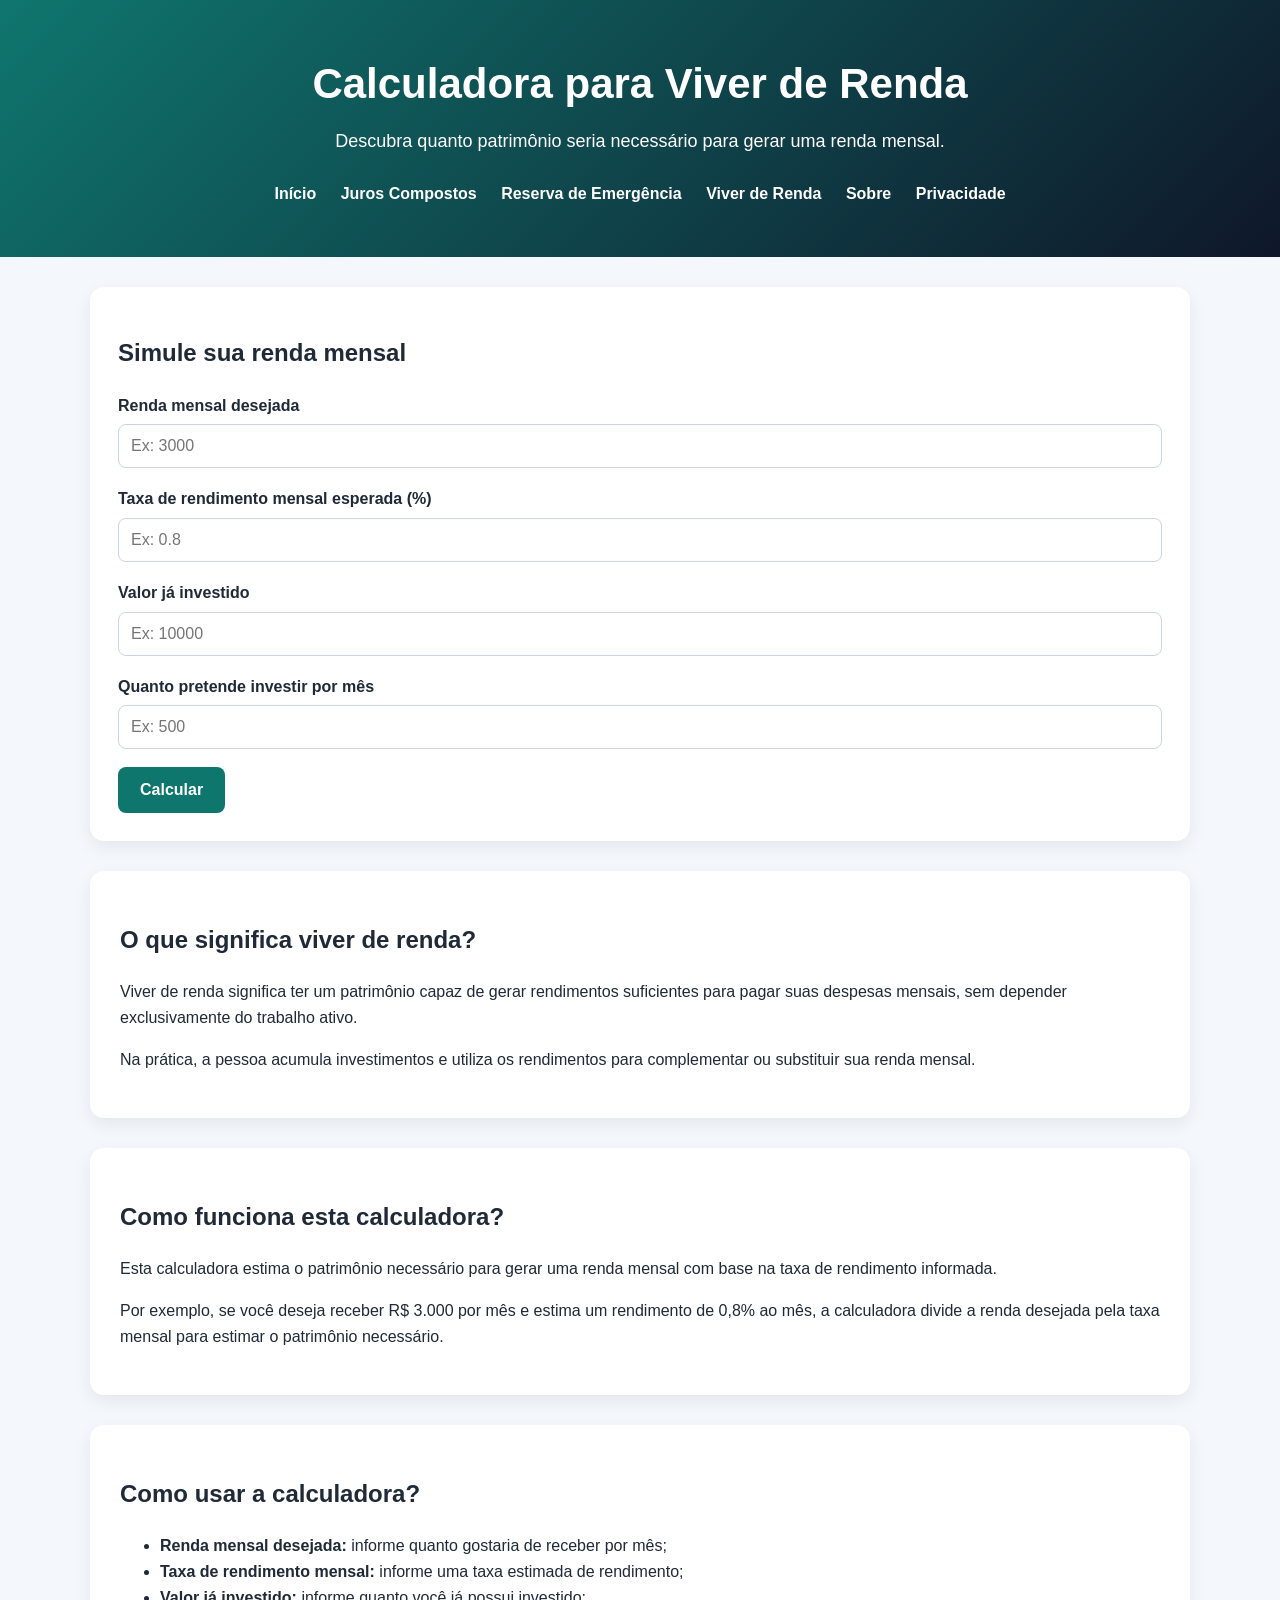
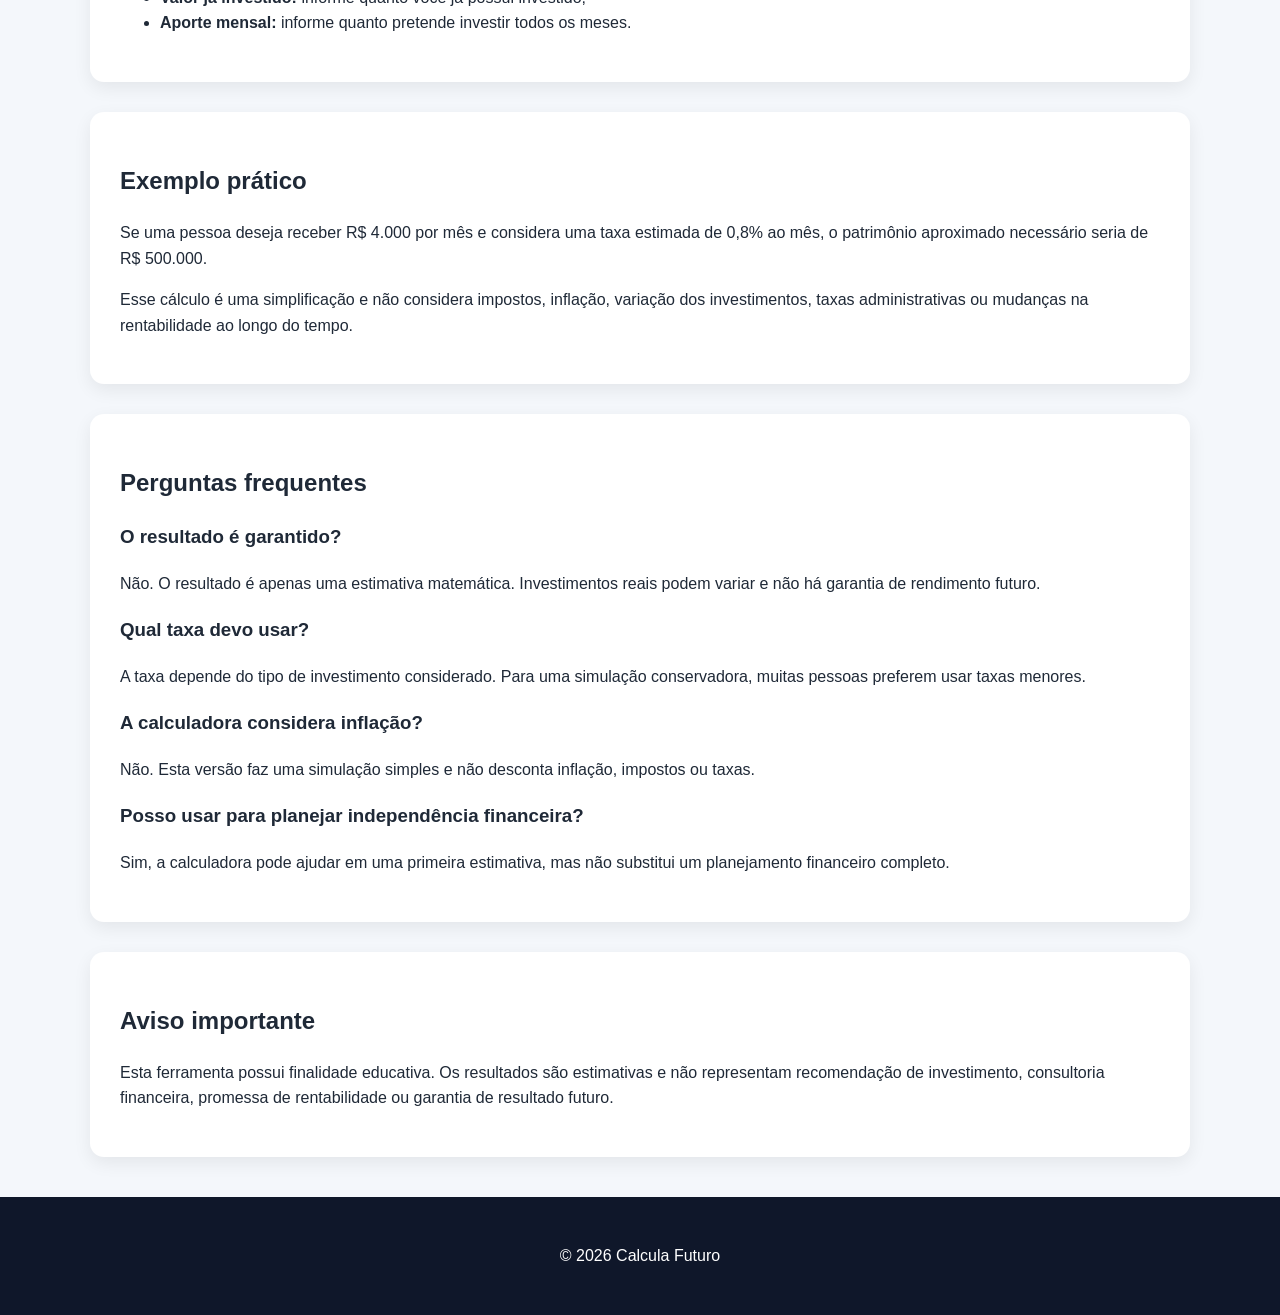
<file: viver-de-renda.html>
<!DOCTYPE html>
<html lang="pt-BR">
<head>
  <meta charset="UTF-8">
  <meta name="viewport" content="width=device-width, initial-scale=1.0">

  <title>Calculadora para Viver de Renda Online e Gratuita</title>

  <meta name="description" content="Calcule quanto patrimônio você precisa acumular para viver de renda com base na renda mensal desejada e na taxa de rendimento estimada.">

  <link rel="stylesheet" href="style.css">
</head>
<body>

  <header class="topo">
    <div class="container">
      <h1>Calculadora para Viver de Renda</h1>
      <p>Descubra quanto patrimônio seria necessário para gerar uma renda mensal.</p>

      <nav class="menu">
        <a href="index.html">Início</a>
        <a href="juros-compostos.html">Juros Compostos</a>
        <a href="reserva-emergencia.html">Reserva de Emergência</a>
        <a href="viver-de-renda.html">Viver de Renda</a>
        <a href="sobre.html">Sobre</a>
        <a href="privacidade.html">Privacidade</a>
      </nav>
    </div>
  </header>

  <main class="container">

    <section class="formulario">
      <h2>Simule sua renda mensal</h2>

      <div class="campo">
        <label for="rendaDesejada">Renda mensal desejada</label>
        <input type="number" id="rendaDesejada" placeholder="Ex: 3000" min="0" step="0.01">
      </div>

      <div class="campo">
        <label for="taxaRenda">Taxa de rendimento mensal esperada (%)</label>
        <input type="number" id="taxaRenda" placeholder="Ex: 0.8" min="0" step="0.01">
      </div>

      <div class="campo">
        <label for="valorInvestidoRenda">Valor já investido</label>
        <input type="number" id="valorInvestidoRenda" placeholder="Ex: 10000" min="0" step="0.01">
      </div>

      <div class="campo">
        <label for="aporteMensalRenda">Quanto pretende investir por mês</label>
        <input type="number" id="aporteMensalRenda" placeholder="Ex: 500" min="0" step="0.01">
      </div>

      <button onclick="calcularViverRenda()">Calcular</button>

      <div id="resultadoViverRenda" class="resultado" style="display:none;"></div>
    </section>

    <section class="conteudo">
      <h2>O que significa viver de renda?</h2>

      <p>
        Viver de renda significa ter um patrimônio capaz de gerar rendimentos suficientes para pagar
        suas despesas mensais, sem depender exclusivamente do trabalho ativo.
      </p>

      <p>
        Na prática, a pessoa acumula investimentos e utiliza os rendimentos para complementar ou substituir
        sua renda mensal.
      </p>
    </section>

    <section class="conteudo">
      <h2>Como funciona esta calculadora?</h2>

      <p>
        Esta calculadora estima o patrimônio necessário para gerar uma renda mensal com base na taxa
        de rendimento informada.
      </p>

      <p>
        Por exemplo, se você deseja receber R$ 3.000 por mês e estima um rendimento de 0,8% ao mês,
        a calculadora divide a renda desejada pela taxa mensal para estimar o patrimônio necessário.
      </p>
    </section>

    <section class="conteudo">
      <h2>Como usar a calculadora?</h2>

      <ul>
        <li><strong>Renda mensal desejada:</strong> informe quanto gostaria de receber por mês;</li>
        <li><strong>Taxa de rendimento mensal:</strong> informe uma taxa estimada de rendimento;</li>
        <li><strong>Valor já investido:</strong> informe quanto você já possui investido;</li>
        <li><strong>Aporte mensal:</strong> informe quanto pretende investir todos os meses.</li>
      </ul>
    </section>

    <section class="conteudo">
      <h2>Exemplo prático</h2>

      <p>
        Se uma pessoa deseja receber R$ 4.000 por mês e considera uma taxa estimada de 0,8% ao mês,
        o patrimônio aproximado necessário seria de R$ 500.000.
      </p>

      <p>
        Esse cálculo é uma simplificação e não considera impostos, inflação, variação dos investimentos,
        taxas administrativas ou mudanças na rentabilidade ao longo do tempo.
      </p>
    </section>

    <section class="conteudo">
      <h2>Perguntas frequentes</h2>

      <h3>O resultado é garantido?</h3>
      <p>
        Não. O resultado é apenas uma estimativa matemática. Investimentos reais podem variar e não há
        garantia de rendimento futuro.
      </p>

      <h3>Qual taxa devo usar?</h3>
      <p>
        A taxa depende do tipo de investimento considerado. Para uma simulação conservadora, muitas pessoas
        preferem usar taxas menores.
      </p>

      <h3>A calculadora considera inflação?</h3>
      <p>
        Não. Esta versão faz uma simulação simples e não desconta inflação, impostos ou taxas.
      </p>

      <h3>Posso usar para planejar independência financeira?</h3>
      <p>
        Sim, a calculadora pode ajudar em uma primeira estimativa, mas não substitui um planejamento financeiro
        completo.
      </p>
    </section>

    <section class="conteudo">
      <h2>Aviso importante</h2>

      <p>
        Esta ferramenta possui finalidade educativa. Os resultados são estimativas e não representam
        recomendação de investimento, consultoria financeira, promessa de rentabilidade ou garantia
        de resultado futuro.
      </p>
    </section>

  </main>

  <footer class="rodape">
    <div class="container">
      <p>© 2026 Calcula Futuro</p>
    </div>
  </footer>

  <script src="script.js"></script>
</body>
</html>
</file>
<file: style.css>
* {
  box-sizing: border-box;
}

body {
  margin: 0;
  font-family: Arial, Helvetica, sans-serif;
  background: #f4f7fb;
  color: #1f2937;
  line-height: 1.6;
}

.container {
  width: 92%;
  max-width: 1100px;
  margin: 0 auto;
}

.topo {
  background: linear-gradient(135deg, #0f766e, #0f172a);
  color: white;
  padding: 50px 0;
  text-align: center;
}

.topo h1 {
  font-size: 42px;
  margin: 0 0 10px;
}

.topo p {
  font-size: 18px;
  margin: 0;
}

.menu {
  margin-top: 25px;
}

.menu a {
  color: white;
  text-decoration: none;
  font-weight: bold;
  margin: 0 10px;
  display: inline-block;
}

.menu a:hover {
  text-decoration: underline;
}

@media (max-width: 768px) {
  .menu a {
    display: block;
    margin: 10px 0;
  }
}

.hero {
  background: white;
  margin-top: 30px;
  padding: 35px;
  border-radius: 16px;
  box-shadow: 0 8px 24px rgba(0, 0, 0, 0.08);
  text-align: center;
}

.hero h2 {
  font-size: 32px;
  margin-top: 0;
}

.botao {
  display: inline-block;
  background: #0f766e;
  color: white;
  padding: 14px 22px;
  border-radius: 8px;
  text-decoration: none;
  font-weight: bold;
  margin-top: 15px;
}

.botao:hover {
  background: #115e59;
}

.cards {
  display: grid;
  grid-template-columns: repeat(3, 1fr);
  gap: 22px;
  margin: 30px 0;
}

.card {
  background: white;
  padding: 24px;
  border-radius: 14px;
  box-shadow: 0 6px 18px rgba(0, 0, 0, 0.07);
}

.card h3 {
  margin-top: 0;
}

.card a {
  color: #0f766e;
  font-weight: bold;
}

.bloqueado {
  opacity: 0.7;
}

.formulario {
  background: white;
  padding: 28px;
  border-radius: 14px;
  box-shadow: 0 6px 18px rgba(0, 0, 0, 0.07);
  margin: 30px 0;
}

.campo {
  margin-bottom: 18px;
}

label {
  display: block;
  font-weight: bold;
  margin-bottom: 6px;
}

input, select {
  width: 100%;
  padding: 12px;
  border: 1px solid #cbd5e1;
  border-radius: 8px;
  font-size: 16px;
}

button {
  background: #0f766e;
  color: white;
  padding: 14px 22px;
  border: none;
  border-radius: 8px;
  font-size: 16px;
  font-weight: bold;
  cursor: pointer;
}

button:hover {
  background: #115e59;
}

.resultado {
  background: #ecfdf5;
  border-left: 5px solid #0f766e;
  padding: 22px;
  border-radius: 10px;
  margin-top: 25px;
}

.tabela-container {
  overflow-x: auto;
  margin-top: 25px;
}

table {
  width: 100%;
  border-collapse: collapse;
  background: white;
}

th, td {
  padding: 12px;
  border: 1px solid #e5e7eb;
  text-align: right;
}

th {
  background: #0f766e;
  color: white;
}

.conteudo {
  background: white;
  padding: 30px;
  border-radius: 14px;
  margin: 30px 0;
  box-shadow: 0 6px 18px rgba(0, 0, 0, 0.07);
}

.rodape {
  text-align: center;
  padding: 30px 0;
  margin-top: 40px;
  background: #0f172a;
  color: white;
}

.rodape a {
  color: white;
}

@media (max-width: 768px) {
  .cards {
    grid-template-columns: 1fr;
  }

  .topo h1 {
    font-size: 32px;
  }

  .hero h2 {
    font-size: 26px;
  }
}
</file>
